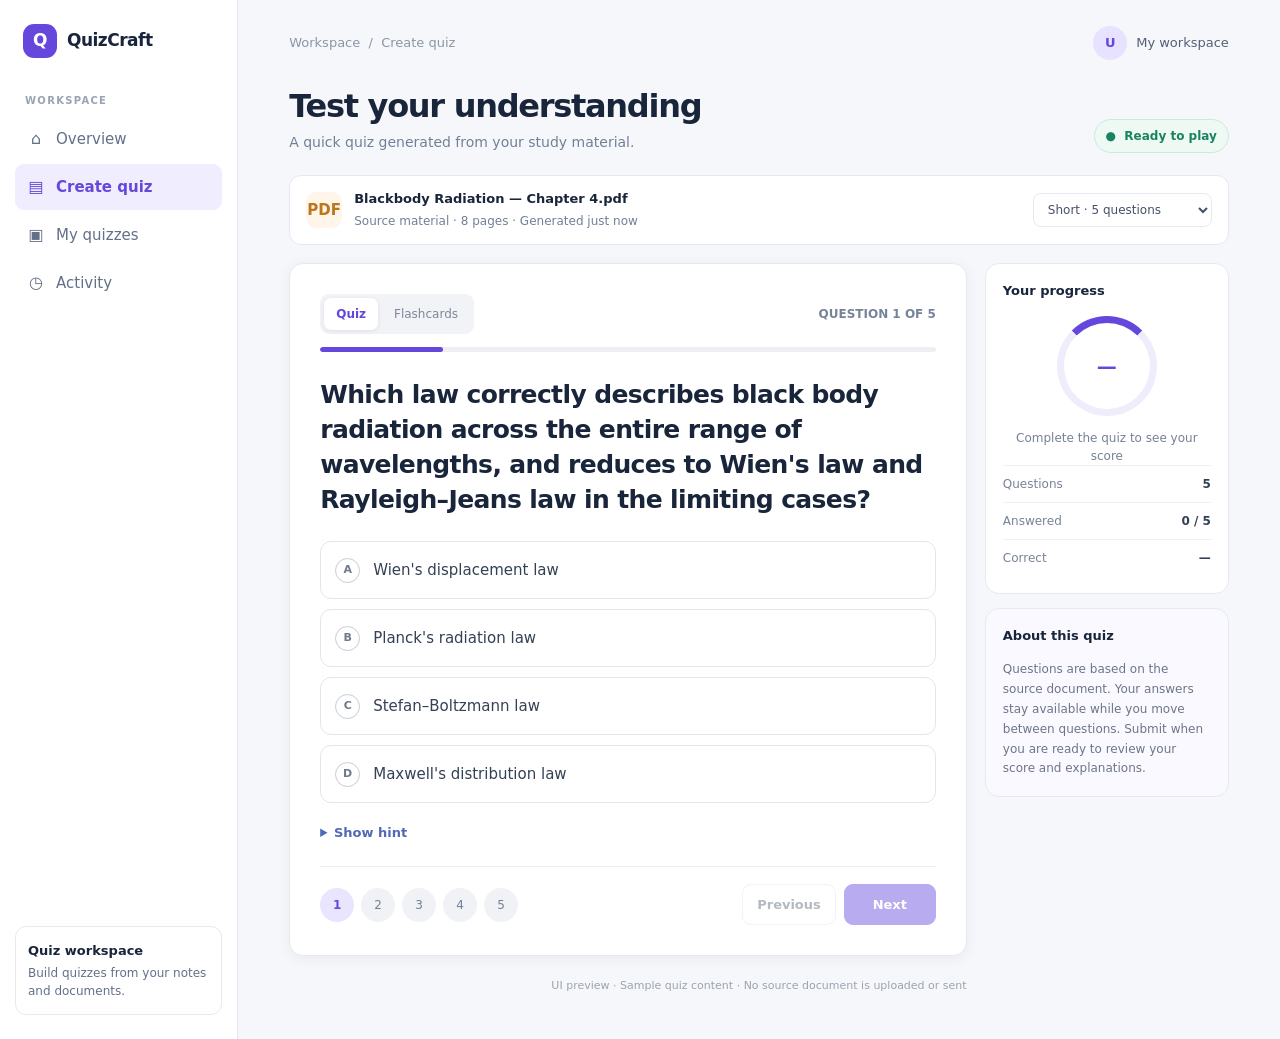
<file: quiz-preview.html>
<!doctype html>
<html lang="en">
<head>
  <meta charset="utf-8">
  <meta name="viewport" content="width=device-width, initial-scale=1">
  <title>Quiz workspace preview</title>
  <style>
    :root { color-scheme: light; --ink:#19253a; --muted:#718096; --line:#e6eaf0; --purple:#6547dc; --purple-soft:#f0edff; --green:#178360; --canvas:#f6f7fb; }
    * { box-sizing:border-box; }
    body { margin:0; background:var(--canvas); color:var(--ink); font:15px/1.5 Inter, ui-sans-serif, system-ui, -apple-system, "Segoe UI", sans-serif; }
    button { font:inherit; cursor:pointer; }
    .shell { display:grid; grid-template-columns:238px minmax(0,1fr); min-height:100vh; }
    aside { display:flex; flex-direction:column; padding:24px 15px; border-right:1px solid var(--line); background:#fff; }
    .brand { display:flex; align-items:center; gap:10px; margin:0 8px 35px; font-size:17px; font-weight:750; letter-spacing:-.03em; }
    .brand-mark { display:grid; width:34px; height:34px; place-items:center; border-radius:11px; background:var(--purple); color:white; font-weight:800; }
    .nav-caption { margin:0 10px 8px; color:#9aa4b3; font-size:10px; font-weight:750; letter-spacing:.13em; }
    .nav-item { display:flex; align-items:center; gap:11px; width:100%; margin:2px 0; padding:11px 12px; border:0; border-radius:9px; background:transparent; color:#637087; text-align:left; }
    .nav-item.active { background:var(--purple-soft); color:var(--purple); font-weight:650; }
    .nav-icon { width:18px; text-align:center; font-size:16px; }
    .side-bottom { margin-top:auto; padding:14px 12px; border:1px solid var(--line); border-radius:11px; color:#637087; font-size:12px; }
    .side-bottom strong { display:block; margin-bottom:3px; color:var(--ink); font-size:13px; }
    main { min-width:0; padding:26px clamp(18px,4vw,54px) 44px; }
    .topbar { display:flex; justify-content:space-between; align-items:center; gap:12px; margin:0 0 27px; }
    .crumb { color:#8a95a6; font-size:13px; }.user-chip { display:flex; align-items:center; gap:9px; color:#526077; font-size:13px; }
    .avatar { display:grid; width:34px; height:34px; place-items:center; border-radius:50%; background:#e7e2ff; color:var(--purple); font-weight:700; }
    .heading { display:flex; justify-content:space-between; align-items:flex-end; gap:20px; margin-bottom:22px; }
    h1 { margin:0; font-size:clamp(24px,3vw,32px); letter-spacing:-.04em; line-height:1.2; }
    .subtitle { margin:7px 0 0; color:var(--muted); font-size:14px; }
    .status { padding:7px 11px; border:1px solid #cfe8dd; border-radius:20px; background:#eff9f4; color:var(--green); font-size:12px; font-weight:650; white-space:nowrap; }
    .setup { display:flex; align-items:center; gap:12px; margin-bottom:18px; padding:13px 16px; border:1px solid #e8e6f4; border-radius:12px; background:#fff; }
    .source-icon { display:grid; flex:0 0 36px; width:36px; height:36px; place-items:center; border-radius:10px; background:#fff5e9; color:#bc761f; font-weight:800; }
    .source-copy { min-width:0; flex:1; }.source-copy strong { display:block; overflow:hidden; font-size:13px; text-overflow:ellipsis; white-space:nowrap; }.source-copy span { color:var(--muted); font-size:12px; }
    .setup select { padding:8px 10px; border:1px solid var(--line); border-radius:8px; background:white; color:#455166; font:inherit; font-size:12px; }
    .layout { display:grid; grid-template-columns:minmax(0,1fr) 244px; align-items:start; gap:18px; }
    .quiz-card,.progress-card,.note-card { border:1px solid var(--line); border-radius:14px; background:#fff; box-shadow:0 3px 14px #1f2d4510; }
    .quiz-card { padding:clamp(18px,3vw,30px); }
    .quiz-top { display:flex; justify-content:space-between; align-items:center; gap:15px; margin-bottom:26px; }
    .tabs { display:flex; gap:4px; padding:4px; border-radius:9px; background:#f2f3f7; }
    .tab { padding:7px 12px; border-radius:7px; color:#7c8798; font-size:12px; }.tab.active { background:#fff; color:var(--purple); box-shadow:0 1px 4px #1d2b4018; font-weight:650; }
    .question-number { color:#778398; font-size:12px; font-weight:600; }
    .progress-track { height:5px; margin:-13px 0 25px; overflow:hidden; border-radius:5px; background:#eeeef4; }.progress-fill { width:20%; height:100%; border-radius:inherit; background:var(--purple); transition:width .2s ease; }
    .question { margin:0 0 24px; font-size:clamp(19px,2.3vw,25px); font-weight:650; letter-spacing:-.025em; line-height:1.4; }
    .choices { display:grid; gap:10px; }
    .choice { display:flex; align-items:center; gap:13px; width:100%; min-height:58px; padding:12px 14px; border:1px solid #e1e5ec; border-radius:11px; background:#fff; color:#344054; text-align:left; transition:border .15s, background .15s; }
    .choice:hover:not(:disabled) { border-color:#9b8be8; background:#fbfaff; }.choice.selected { border-color:var(--purple); background:#f7f5ff; }
    .choice-mark { display:grid; flex:0 0 25px; width:25px; height:25px; place-items:center; border:1.5px solid #c6ccd6; border-radius:50%; color:#6f7a8c; font-size:11px; font-weight:700; }
    .choice.selected .choice-mark { border-color:var(--purple); background:var(--purple); color:white; }
    .choice.correct { border-color:#35a57e; background:#effaf5; }.choice.correct .choice-mark { border-color:#178360; background:#178360; color:#fff; }
    .choice.wrong { border-color:#e2a2a2; background:#fff7f6; }.choice.wrong .choice-mark { border-color:#cc6262; color:#ba4545; }
    .hint { margin-top:20px; }.hint summary { width:fit-content; color:#5269b7; cursor:pointer; font-size:13px; font-weight:550; }.hint p { margin:8px 0 0; color:#677489; font-size:13px; }
    .feedback { min-height:0; margin-top:14px; color:#58667b; font-size:13px; }.feedback:empty { display:none; }.feedback strong { color:var(--green); }
    .quiz-footer { display:flex; justify-content:space-between; align-items:center; gap:12px; margin-top:23px; padding-top:17px; border-top:1px solid #eef0f4; }
    .question-dots { display:flex; flex-wrap:wrap; gap:7px; }.dot { width:34px; height:34px; border:0; border-radius:50%; background:#f0f2f6; color:#718096; font-size:12px; }.dot.current { background:#e9e5ff; color:var(--purple); font-weight:700; }.dot.done { box-shadow:inset 0 0 0 1px #9889e2; }
    .actions { display:flex; gap:8px; }.btn { min-width:92px; padding:10px 14px; border:1px solid #e1e5ec; border-radius:9px; background:#fff; color:#596579; font-size:13px; font-weight:600; }.btn:disabled { opacity:.45; cursor:not-allowed; }.btn.primary { border-color:var(--purple); background:var(--purple); color:#fff; }.btn.primary:hover { background:#5538c7; }
    .right-rail { display:grid; gap:14px; }.progress-card,.note-card { padding:17px; box-shadow:none; }.rail-title { margin:0 0 15px; font-size:13px; font-weight:700; }
    .stat-row { display:flex; justify-content:space-between; gap:10px; padding:9px 0; border-top:1px solid #f0f1f4; color:#778398; font-size:12px; }.stat-row strong { color:#344054; font-weight:650; }
    .score-circle { display:grid; width:100px; height:100px; margin:4px auto 13px; place-items:center; border:7px solid #efedfb; border-top-color:var(--purple); border-radius:50%; color:var(--purple); font-size:20px; font-weight:750; }.score-label { color:#758196; text-align:center; font-size:12px; }
    .note-card { background:#faf9ff; }.note-card p { margin:0; color:#6d7589; font-size:12px; line-height:1.65; }
    .end-state { padding:22px; border:1px solid #d9efe5; border-radius:12px; background:#f4fbf7; text-align:center; }.end-state h2 { margin:0 0 6px; font-size:20px; }.end-state p { margin:0; color:#69778b; font-size:13px; }
    .demo-tag { margin:22px 0 0; color:#9aa3b1; text-align:center; font-size:11px; }
    @media(max-width:900px) { .shell { grid-template-columns:72px minmax(0,1fr); } aside { align-items:center; padding:18px 8px; }.brand { margin:0 0 30px; }.brand-name,.nav-caption,.nav-label,.side-bottom { display:none; }.nav-item { justify-content:center; padding:12px 8px; }.nav-icon { font-size:18px; } .layout { grid-template-columns:minmax(0,1fr) 205px; } }
    @media(max-width:650px) { .shell { display:block; }.shell aside { position:sticky; z-index:3; top:0; display:flex; flex-direction:row; justify-content:space-between; padding:8px 12px; border-right:0; border-bottom:1px solid var(--line); }.brand { margin:0; }.brand-name { display:inline; }.shell aside nav { display:flex; gap:4px; }.nav-item { width:auto; margin:0; padding:9px; }.nav-item:not(.active) { display:none; }.nav-label,.nav-caption,.side-bottom { display:none; } main { padding:18px 13px 30px; }.topbar { margin-bottom:22px; }.heading { align-items:flex-start; flex-direction:column; gap:10px; }.setup { flex-wrap:wrap; }.setup select { flex:1; }.layout { grid-template-columns:1fr; }.right-rail { grid-template-columns:1fr 1fr; }.quiz-card { padding:17px 14px; }.quiz-top { margin-bottom:21px; }.quiz-footer { align-items:flex-start; flex-direction:column; }.actions { width:100%; justify-content:flex-end; }.question-dots { order:2; }.right-rail .note-card { grid-column:1/-1; } }
  </style>
</head>
<body>
  <div class="shell">
    <aside aria-label="Main navigation">
      <div class="brand"><span class="brand-mark">Q</span><span class="brand-name">QuizCraft</span></div>
      <nav>
        <p class="nav-caption">WORKSPACE</p>
        <button class="nav-item"><span class="nav-icon">⌂</span><span class="nav-label">Overview</span></button>
        <button class="nav-item active"><span class="nav-icon">▤</span><span class="nav-label">Create quiz</span></button>
        <button class="nav-item"><span class="nav-icon">▣</span><span class="nav-label">My quizzes</span></button>
        <button class="nav-item"><span class="nav-icon">◷</span><span class="nav-label">Activity</span></button>
      </nav>
      <div class="side-bottom"><strong>Quiz workspace</strong>Build quizzes from your notes and documents.</div>
    </aside>
    <main>
      <div class="topbar"><span class="crumb">Workspace&nbsp; / &nbsp;Create quiz</span><span class="user-chip"><span class="avatar">U</span> My workspace</span></div>
      <div class="heading"><div><h1>Test your understanding</h1><p class="subtitle">A quick quiz generated from your study material.</p></div><span class="status">● &nbsp;Ready to play</span></div>
      <div class="setup"><span class="source-icon">PDF</span><span class="source-copy"><strong>Blackbody Radiation — Chapter 4.pdf</strong><span>Source material · 8 pages · Generated just now</span></span><select aria-label="Quiz length"><option>Short · 5 questions</option><option>Medium · 10 questions</option><option>Long · 15 questions</option></select></div>
      <div class="layout">
        <section id="quiz" class="quiz-card" aria-live="polite"></section>
        <div class="right-rail">
          <section class="progress-card"><h2 class="rail-title">Your progress</h2><div id="score" class="score-circle">0%</div><div id="scoreLabel" class="score-label">Complete the quiz to see your score</div><div class="stat-row"><span>Questions</span><strong id="totalQuestions">5</strong></div><div class="stat-row"><span>Answered</span><strong id="answeredCount">0 / 5</strong></div><div class="stat-row"><span>Correct</span><strong id="correctCount">—</strong></div></section>
          <section class="note-card"><h2 class="rail-title">About this quiz</h2><p>Questions are based on the source document. Your answers stay available while you move between questions. Submit when you are ready to review your score and explanations.</p></section>
        </div>
      </div>
      <p class="demo-tag">UI preview · Sample quiz content · No source document is uploaded or sent</p>
    </main>
  </div>
  <script>
    const questions = [
      { q:"Which law correctly describes black body radiation across the entire range of wavelengths, and reduces to Wien's law and Rayleigh–Jeans law in the limiting cases?", choices:["Wien's displacement law","Planck's radiation law","Stefan–Boltzmann law","Maxwell's distribution law"], answer:1, hint:"It was introduced to resolve the ultraviolet catastrophe.", why:"Planck's radiation law describes the full spectrum and approaches the other laws in their respective limits." },
      { q:"What does Wien's displacement law relate for a black body?", choices:["Peak wavelength and temperature","Pressure and volume","Emitted power and surface area only","Frequency and source motion"], answer:0, hint:"As temperature rises, the peak moves toward shorter wavelengths.", why:"Wien's displacement law states that peak wavelength is inversely proportional to absolute temperature." },
      { q:"At which wavelength range does the Rayleigh–Jeans law work well?", choices:["Very short wavelengths","Long wavelengths","All wavelengths equally","Only visible wavelengths"], answer:1, hint:"This is the classical, low-frequency limit.", why:"The Rayleigh–Jeans law is the long-wavelength limit of Planck's radiation law." },
      { q:"What key idea did Planck introduce to explain black body radiation?", choices:["Energy is emitted in discrete quanta","Light has no frequency","Temperature is independent of radiation","Atoms have no energy states"], answer:0, hint:"The proposal marked the beginning of quantum theory.", why:"Planck proposed that energy exchange occurs in discrete amounts proportional to frequency." },
      { q:"What is the ultraviolet catastrophe?", choices:["A failure of Wien's law at low frequencies","A classical prediction of infinite energy at short wavelengths","A black body's inability to emit ultraviolet light","A loss of energy due to reflection"], answer:1, hint:"The classical Rayleigh–Jeans prediction diverges at high frequencies.", why:"The classical theory predicted unbounded radiation at short wavelengths, contrary to observation." }
    ];
    let current = 0, selected = Array(questions.length).fill(null), submitted = false;
    const quiz = document.getElementById('quiz');
    function draw() {
      const item = questions[current];
      const card = document.createElement('div');
      const top = document.createElement('div'); top.className = 'quiz-top';
      const tabs = document.createElement('div'); tabs.className='tabs'; tabs.innerHTML='<span class="tab active">Quiz</span><span class="tab">Flashcards</span>';
      const count = document.createElement('span'); count.className='question-number'; count.textContent=`QUESTION ${current+1} OF ${questions.length}`; top.append(tabs,count);
      const track=document.createElement('div'); track.className='progress-track'; const fill=document.createElement('div'); fill.className='progress-fill'; fill.style.width=`${(current+1)/questions.length*100}%`; track.append(fill);
      const title=document.createElement('h2'); title.className='question'; title.textContent=item.q;
      const choices=document.createElement('div'); choices.className='choices';
      item.choices.forEach((text,index)=>{ const button=document.createElement('button'); button.type='button'; button.className='choice'; if(selected[current]===index)button.classList.add('selected'); if(submitted&&index===item.answer)button.classList.add('correct'); if(submitted&&selected[current]===index&&index!==item.answer)button.classList.add('wrong'); button.disabled=submitted; const mark=document.createElement('span');mark.className='choice-mark';mark.textContent=String.fromCharCode(65+index);const label=document.createElement('span');label.textContent=text;button.append(mark,label);button.onclick=()=>{selected[current]=index;draw();};choices.append(button); });
      const hint=document.createElement('details');hint.className='hint';const summary=document.createElement('summary');summary.textContent='Show hint';const hintText=document.createElement('p');hintText.textContent=item.hint;hint.append(summary,hintText);
      const feedback=document.createElement('div');feedback.className='feedback';if(submitted){feedback.innerHTML=`<strong>${selected[current]===item.answer?'Correct.':'Review this answer.'}</strong> ${item.why}`;}
      const footer=document.createElement('div');footer.className='quiz-footer';const dots=document.createElement('div');dots.className='question-dots';questions.forEach((_,index)=>{const dot=document.createElement('button');dot.type='button';dot.className='dot';dot.textContent=String(index+1);if(index===current)dot.classList.add('current');if(selected[index]!==null)dot.classList.add('done');dot.setAttribute('aria-label',`Go to question ${index+1}`);dot.onclick=()=>{current=index;draw();};dots.append(dot);});
      const actions=document.createElement('div');actions.className='actions';const previous=document.createElement('button');previous.type='button';previous.className='btn';previous.textContent='Previous';previous.disabled=current===0||submitted;previous.onclick=()=>{current--;draw();};actions.append(previous);const next=document.createElement('button');next.type='button';next.className='btn primary';next.textContent=submitted?'Restart':current===questions.length-1?'Submit quiz':'Next';next.disabled=!submitted&&selected[current]===null;next.onclick=()=>{if(submitted){current=0;selected=Array(questions.length).fill(null);submitted=false;updateStats();draw();}else if(current<questions.length-1){current++;draw();}else{submitted=true;updateStats();draw();}};actions.append(next);footer.append(dots,actions);
      card.append(top,track,title,choices,hint,feedback,footer);quiz.replaceChildren(card);updateStats();
    }
    function updateStats(){const answered=selected.filter(value=>value!==null).length;document.getElementById('answeredCount').textContent=`${answered} / ${questions.length}`;if(submitted){const correct=selected.filter((value,index)=>value===questions[index].answer).length;const percent=Math.round(correct/questions.length*100);document.getElementById('score').textContent=`${percent}%`;document.getElementById('scoreLabel').textContent='Quiz complete';document.getElementById('correctCount').textContent=`${correct} / ${questions.length}`;}else{document.getElementById('score').textContent='—';document.getElementById('scoreLabel').textContent='Complete the quiz to see your score';document.getElementById('correctCount').textContent='—';}}
    draw();
  </script>
</body>
</html>
</file>
